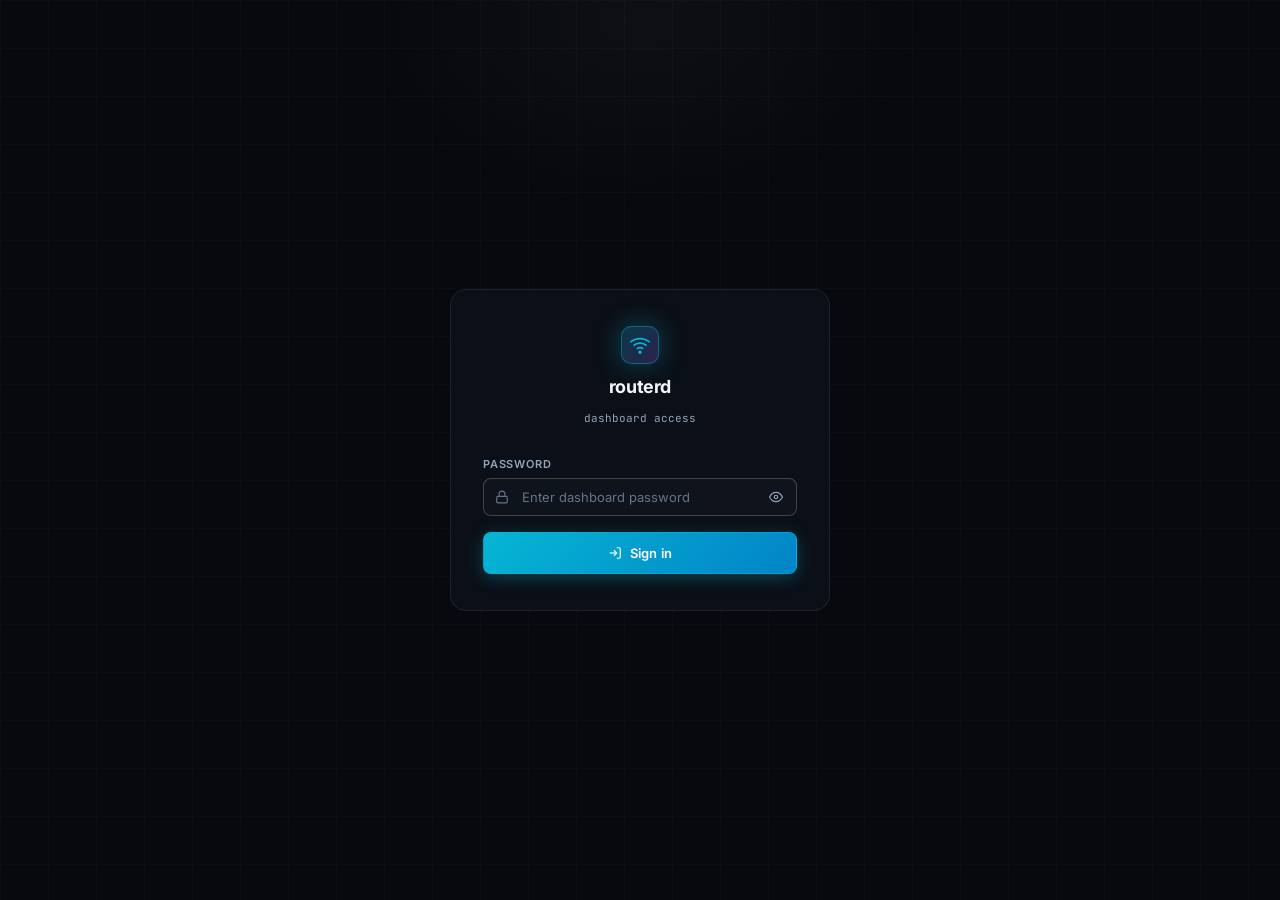
<file: dashboard/static/login.html>
<!DOCTYPE html>
<html lang="en">
<head>
<meta charset="UTF-8">
<meta name="viewport" content="width=device-width, initial-scale=1">
<title>routerd — Sign in</title>
<link rel="preconnect" href="https://fonts.googleapis.com">
<link rel="preconnect" href="https://fonts.gstatic.com" crossorigin>
<link href="https://fonts.googleapis.com/css2?family=Inter:wght@400;500;600;700&family=JetBrains+Mono:wght@400;500&display=swap" rel="stylesheet">
<style>
  :root {
    --bg:       #07090e;
    --surface:  rgba(14,18,28,0.78);
    --border:   rgba(255,255,255,0.08);
    --border-2: rgba(255,255,255,0.16);
    --text:     #f1f5f9;
    --muted:    #94a3b8;
    --dim:      #64748b;
    --accent:   #06b6d4;
    --accent-glow: 0 0 24px rgba(6,182,212,0.35);
    --red:      #f43f5e;
    --font:     'Inter', system-ui, sans-serif;
    --mono:     'JetBrains Mono', monospace;
  }

  *, *::before, *::after { box-sizing: border-box; margin: 0; padding: 0; }

  html, body {
    height: 100%;
    background: var(--bg);
    color: var(--text);
    font-family: var(--font);
    font-size: 14px;
    -webkit-font-smoothing: antialiased;
  }

  /* Grid background */
  body::before {
    content: '';
    position: fixed;
    inset: 0;
    background-image:
      linear-gradient(rgba(255,255,255,0.02) 1px, transparent 1px),
      linear-gradient(90deg, rgba(255,255,255,0.02) 1px, transparent 1px);
    background-size: 48px 48px;
    pointer-events: none;
    z-index: 0;
  }

  /* Ambient glow */
  body::after {
    content: '';
    position: fixed;
    top: -20%;
    left: 50%;
    transform: translateX(-50%);
    width: 600px;
    height: 400px;
    background: radial-gradient(ellipse at center, rgba(255,255,255,0.03) 0%, transparent 70%);
    pointer-events: none;
    z-index: 0;
  }

  .page {
    position: relative;
    z-index: 1;
    min-height: 100vh;
    display: flex;
    flex-direction: column;
    align-items: center;
    justify-content: center;
    padding: 24px;
  }

  /* Card */
  .card {
    width: 100%;
    max-width: 380px;
    background: var(--surface);
    backdrop-filter: blur(20px);
    -webkit-backdrop-filter: blur(20px);
    border: 1px solid var(--border);
    border-radius: 16px;
    padding: 36px 32px;
    animation: cardIn 0.4s cubic-bezier(0.16,1,0.3,1) both;
  }

  @keyframes cardIn {
    from { opacity: 0; transform: translateY(20px) scale(0.97); }
    to   { opacity: 1; transform: translateY(0) scale(1); }
  }

  /* Brand */
  .brand {
    display: flex;
    flex-direction: column;
    align-items: center;
    gap: 12px;
    margin-bottom: 32px;
    text-align: center;
  }
  .brand-icon {
    width: 38px; height: 38px;
    background: linear-gradient(135deg, rgba(6,182,212,0.25), rgba(139,92,246,0.25));
    border: 1px solid rgba(6,182,212,0.4);
    box-shadow: var(--accent-glow);
    border-radius: 10px;
    display: flex;
    align-items: center;
    justify-content: center;
    color: var(--accent);
  }
  .brand-name {
    font-size: 18px;
    font-weight: 700;
    letter-spacing: -0.4px;
    color: var(--text);
    text-align: center;
  }
  .brand-sub {
    font-size: 11px;
    color: var(--muted);
    font-family: var(--mono);
    margin-top: 2px;
    text-align: center;
  }

  /* Form */
  .form-group {
    display: flex;
    flex-direction: column;
    gap: 7px;
    margin-bottom: 16px;
  }
  label {
    font-size: 11px;
    font-weight: 600;
    color: var(--muted);
    text-transform: uppercase;
    letter-spacing: 0.8px;
  }
  .input-wrap {
    position: relative;
    display: flex;
    align-items: center;
  }
  .input-icon {
    position: absolute;
    left: 12px;
    color: var(--dim);
    pointer-events: none;
    display: flex;
  }
  input {
    width: 100%;
    background: rgba(255,255,255,0.03);
    border: 1px solid var(--border);
    border-radius: 8px;
    color: var(--text);
    font-family: var(--font);
    font-size: 13px;
    padding: 10px 12px 10px 38px;
    outline: none;
    transition: border-color 0.15s ease, background 0.15s ease;
  }
  input:focus {
    border-color: rgba(255,255,255,0.2);
    background: rgba(255,255,255,0.02);
  }
  input::placeholder { color: var(--dim); }

  /* Eye toggle for password */
  .eye-btn {
    position: absolute;
    right: 10px;
    background: none;
    border: none;
    color: var(--muted);
    cursor: pointer;
    padding: 4px;
    display: flex;
    transition: color 0.15s;
  }
  .eye-btn:hover { color: var(--text); }

  /* Error msg */
  .error-msg {
    font-size: 12px;
    color: var(--red);
    font-family: var(--mono);
    display: none;
    align-items: center;
    gap: 6px;
    margin-top: -8px;
    margin-bottom: 8px;
    animation: fadeIn 0.2s ease;
  }
  .error-msg.show { display: flex; }

  @keyframes fadeIn {
    from { opacity: 0; transform: translateY(-4px); }
    to   { opacity: 1; transform: translateY(0); }
  }

  /* Submit button */
  .btn-submit {
    width: 100%;
    padding: 12px;
    background: linear-gradient(135deg, #06b6d4, #0284c7);
    color: #fff;
    border: 1px solid rgba(6,182,212,0.5);
    border-radius: 8px;
    font-family: var(--font);
    font-size: 13px;
    font-weight: 600;
    cursor: pointer;
    transition: all 0.2s ease;
    display: flex;
    align-items: center;
    justify-content: center;
    gap: 8px;
    margin-top: 10px;
    letter-spacing: 0.2px;
    box-shadow: 0 4px 16px rgba(6,182,212,0.3);
  }
  .btn-submit:hover {
    background: linear-gradient(135deg, #22d3ee, #0369a1);
    box-shadow: 0 6px 20px rgba(6,182,212,0.45);
    transform: translateY(-1px);
  }
  .btn-submit:active { transform: translateY(0); }
  .btn-submit:disabled { opacity: 0.5; cursor: not-allowed; transform: none; }

  /* Loading state */
  .spinner {
    width: 14px; height: 14px;
    border: 2px solid rgba(0,0,0,0.2);
    border-top-color: #000;
    border-radius: 50%;
    animation: spin 0.7s linear infinite;
  }
  @keyframes spin { to { transform: rotate(360deg); } }

  /* Footer note */
  .note {
    margin-top: 28px;
    text-align: center;
    font-size: 11px;
    color: var(--muted);
    font-family: var(--mono);
  }
  .note span { color: var(--accent); }
  /* Toast — portfolio style */
  #toast {
    position: fixed;
    bottom: 32px;
    right: 32px;
    z-index: 9999;
    backdrop-filter: blur(16px);
    -webkit-backdrop-filter: blur(16px);
    background: rgba(10,10,10,0.85);
    border: 1px solid rgba(255,255,255,0.07);
    color: var(--text);
    font-family: var(--mono);
    font-size: 0.72rem;
    padding: 14px 22px;
    display: flex;
    align-items: center;
    gap: 10px;
    border-radius: 4px;
    transform: translateY(80px);
    opacity: 0;
    transition: all 0.4s cubic-bezier(0.16,1,0.3,1);
    pointer-events: none;
  }
  #toast.show { transform: translateY(0); opacity: 1; pointer-events: all; }
  #toast.ok  { border-left: 3px solid rgba(255,255,255,0.6); }
  #toast.err { border-left: 3px solid var(--red); }
</style>
</head>
<body>
<div class="page">
  <div class="card">

    <div class="brand">
      <div class="brand-icon">
        <svg width="22" height="22" fill="none" stroke="currentColor" stroke-width="1.8" viewBox="0 0 24 24">
          <path d="M5 12.55a11 11 0 0 1 14.08 0"/>
          <path d="M1.42 9a16 16 0 0 1 21.16 0"/>
          <path d="M8.53 16.11a6 6 0 0 1 6.95 0"/>
          <circle cx="12" cy="20" r="1" fill="currentColor"/>
        </svg>
      </div>
      <div class="brand-name">routerd</div>
      <div class="brand-sub">dashboard access</div>
    </div>

    <form id="login-form" onsubmit="handleLogin(event)">
      <div class="form-group">
        <label>Password</label>
        <div class="input-wrap">
          <span class="input-icon">
            <svg width="14" height="14" fill="none" stroke="currentColor" stroke-width="2" viewBox="0 0 24 24">
              <rect x="3" y="11" width="18" height="11" rx="2"/>
              <path d="M7 11V7a5 5 0 0 1 10 0v4"/>
            </svg>
          </span>
          <input
            type="password"
            id="password"
            placeholder="Enter dashboard password"
            autocomplete="current-password"
            autofocus
          >
          <button type="button" class="eye-btn" onclick="toggleEye()" id="eye-btn">
            <svg id="eye-icon" width="14" height="14" fill="none" stroke="currentColor" stroke-width="2" viewBox="0 0 24 24">
              <path d="M1 12s4-8 11-8 11 8 11 8-4 8-11 8-11-8-11-8z"/>
              <circle cx="12" cy="12" r="3"/>
            </svg>
          </button>
        </div>
      </div>

      <div class="error-msg" id="error-msg">
        <svg width="12" height="12" fill="none" stroke="currentColor" stroke-width="2" viewBox="0 0 24 24">
          <circle cx="12" cy="12" r="10"/>
          <line x1="12" y1="8" x2="12" y2="12"/>
          <line x1="12" y1="16" x2="12.01" y2="16"/>
        </svg>
        <span id="error-text">Invalid password</span>
      </div>

      <button type="submit" class="btn-submit" id="btn-submit">
        <svg width="14" height="14" fill="none" stroke="currentColor" stroke-width="2" viewBox="0 0 24 24">
          <path d="M15 3h4a2 2 0 0 1 2 2v14a2 2 0 0 1-2 2h-4"/>
          <polyline points="10 17 15 12 10 7"/>
          <line x1="15" y1="12" x2="3" y2="12"/>
        </svg>
        Sign in
      </button>
    </form>

  </div>
</div>

<div id="toast"></div>

<script>
function toggleEye() {
  const input = document.getElementById('password');
  const icon  = document.getElementById('eye-icon');
  if (input.type === 'password') {
    input.type = 'text';
    icon.innerHTML = `
      <path d="M17.94 17.94A10.07 10.07 0 0 1 12 20c-7 0-11-8-11-8a18.45 18.45 0 0 1 5.06-5.94"/>
      <path d="M9.9 4.24A9.12 9.12 0 0 1 12 4c7 0 11 8 11 8a18.5 18.5 0 0 1-2.16 3.19"/>
      <line x1="1" y1="1" x2="23" y2="23"/>`;
  } else {
    input.type = 'password';
    icon.innerHTML = `
      <path d="M1 12s4-8 11-8 11 8 11 8-4 8-11 8-11-8-11-8z"/>
      <circle cx="12" cy="12" r="3"/>`;
  }
}

async function handleLogin(e) {
  e.preventDefault();
  const pwd = document.getElementById('password').value;
  if (!pwd) {
    showError('Password cannot be empty');
    return;
  }

  const btn = document.getElementById('btn-submit');
  btn.disabled = true;
  btn.innerHTML = '<span class="spinner"></span> Verifying...';

  try {
    const r = await fetch('/auth/login', {
      method: 'POST',
      headers: { 'Content-Type': 'application/json' },
      body: JSON.stringify({ password: pwd }),
    });

    if (r.ok) {
      btn.innerHTML = `
        <svg width="14" height="14" fill="none" stroke="currentColor" stroke-width="2.5" viewBox="0 0 24 24">
          <polyline points="20 6 9 17 4 12"/>
        </svg>
        Access granted`;
      showToast('Access granted', 'ok');
      setTimeout(() => { window.location.href = '/'; }, 600);
    } else if (r.status === 429) {
      showError('Too many attempts — locked for 5 minutes');
    } else {
      showError('Invalid password — try again');
      btn.disabled = false;
      btn.innerHTML = `
        <svg width="14" height="14" fill="none" stroke="currentColor" stroke-width="2" viewBox="0 0 24 24">
          <path d="M15 3h4a2 2 0 0 1 2 2v14a2 2 0 0 1-2 2h-4"/>
          <polyline points="10 17 15 12 10 7"/>
          <line x1="15" y1="12" x2="3" y2="12"/>
        </svg>
        Sign in`;
      document.getElementById('password').focus();
      document.getElementById('password').select();
    }
  } catch {
    showError('Connection error — is routerd running?');
    btn.disabled = false;
    btn.innerHTML = `
      <svg width="14" height="14" fill="none" stroke="currentColor" stroke-width="2" viewBox="0 0 24 24">
        <path d="M15 3h4a2 2 0 0 1 2 2v14a2 2 0 0 1-2 2h-4"/>
        <polyline points="10 17 15 12 10 7"/>
        <line x1="15" y1="12" x2="3" y2="12"/>
      </svg>
      Sign in`;
  }
}

function showError(msg) {
  const el = document.getElementById('error-msg');
  document.getElementById('error-text').textContent = msg;
  el.classList.add('show');
  document.getElementById('password').style.borderColor = 'rgba(248,113,113,0.4)';
  setTimeout(() => {
    el.classList.remove('show');
    document.getElementById('password').style.borderColor = '';
  }, 3000);
}

function showToast(msg, type = 'ok') {
  const t = document.getElementById('toast');
  const ico = type === 'ok'
    ? `<svg width="13" height="13" fill="none" stroke="currentColor" stroke-width="2.5" viewBox="0 0 24 24"><polyline points="20 6 9 17 4 12"/></svg>`
    : `<svg width="13" height="13" fill="none" stroke="currentColor" stroke-width="2" viewBox="0 0 24 24"><circle cx="12" cy="12" r="10"/><line x1="12" y1="8" x2="12" y2="12"/><line x1="12" y1="16" x2="12.01" y2="16"/></svg>`;
  t.innerHTML = ico + msg;
  t.className = `show ${type}`;
  setTimeout(() => { t.className = ''; }, 3200);
}
</script>
</body>
</html>
</file>
